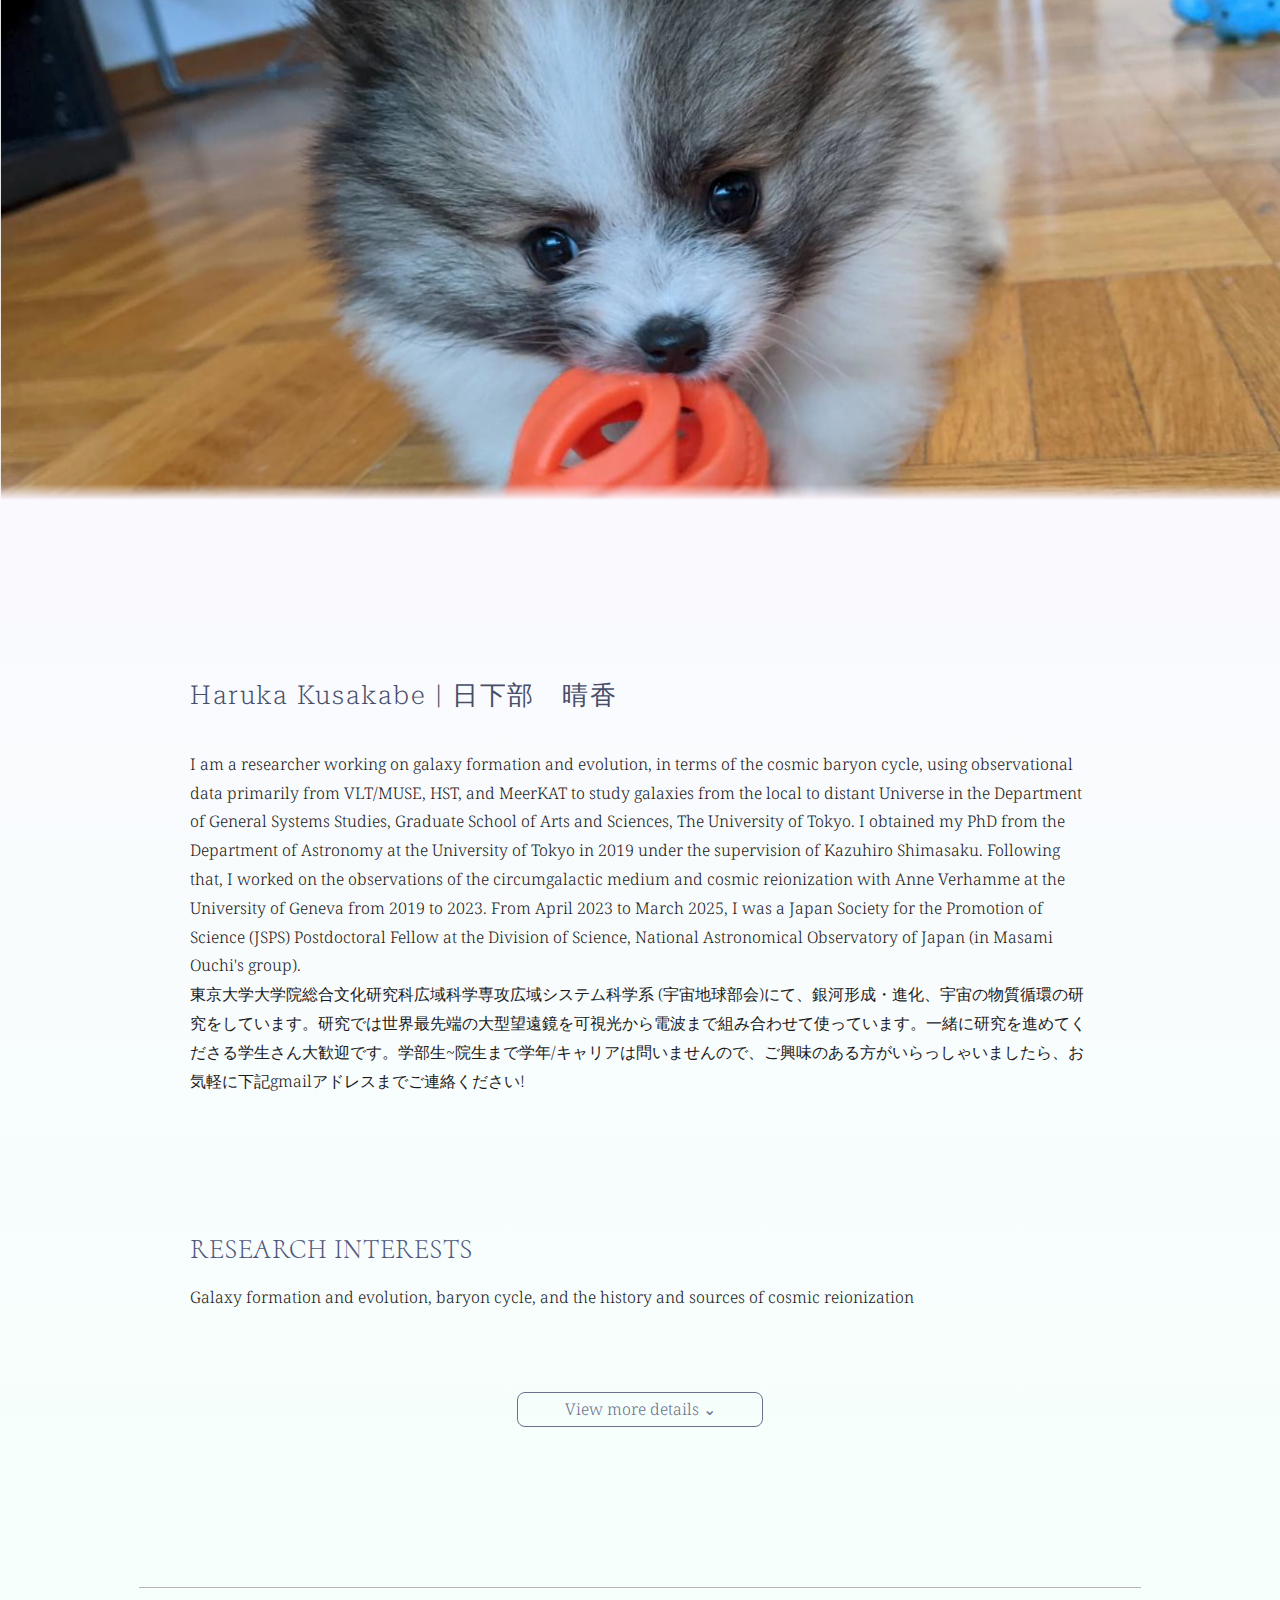
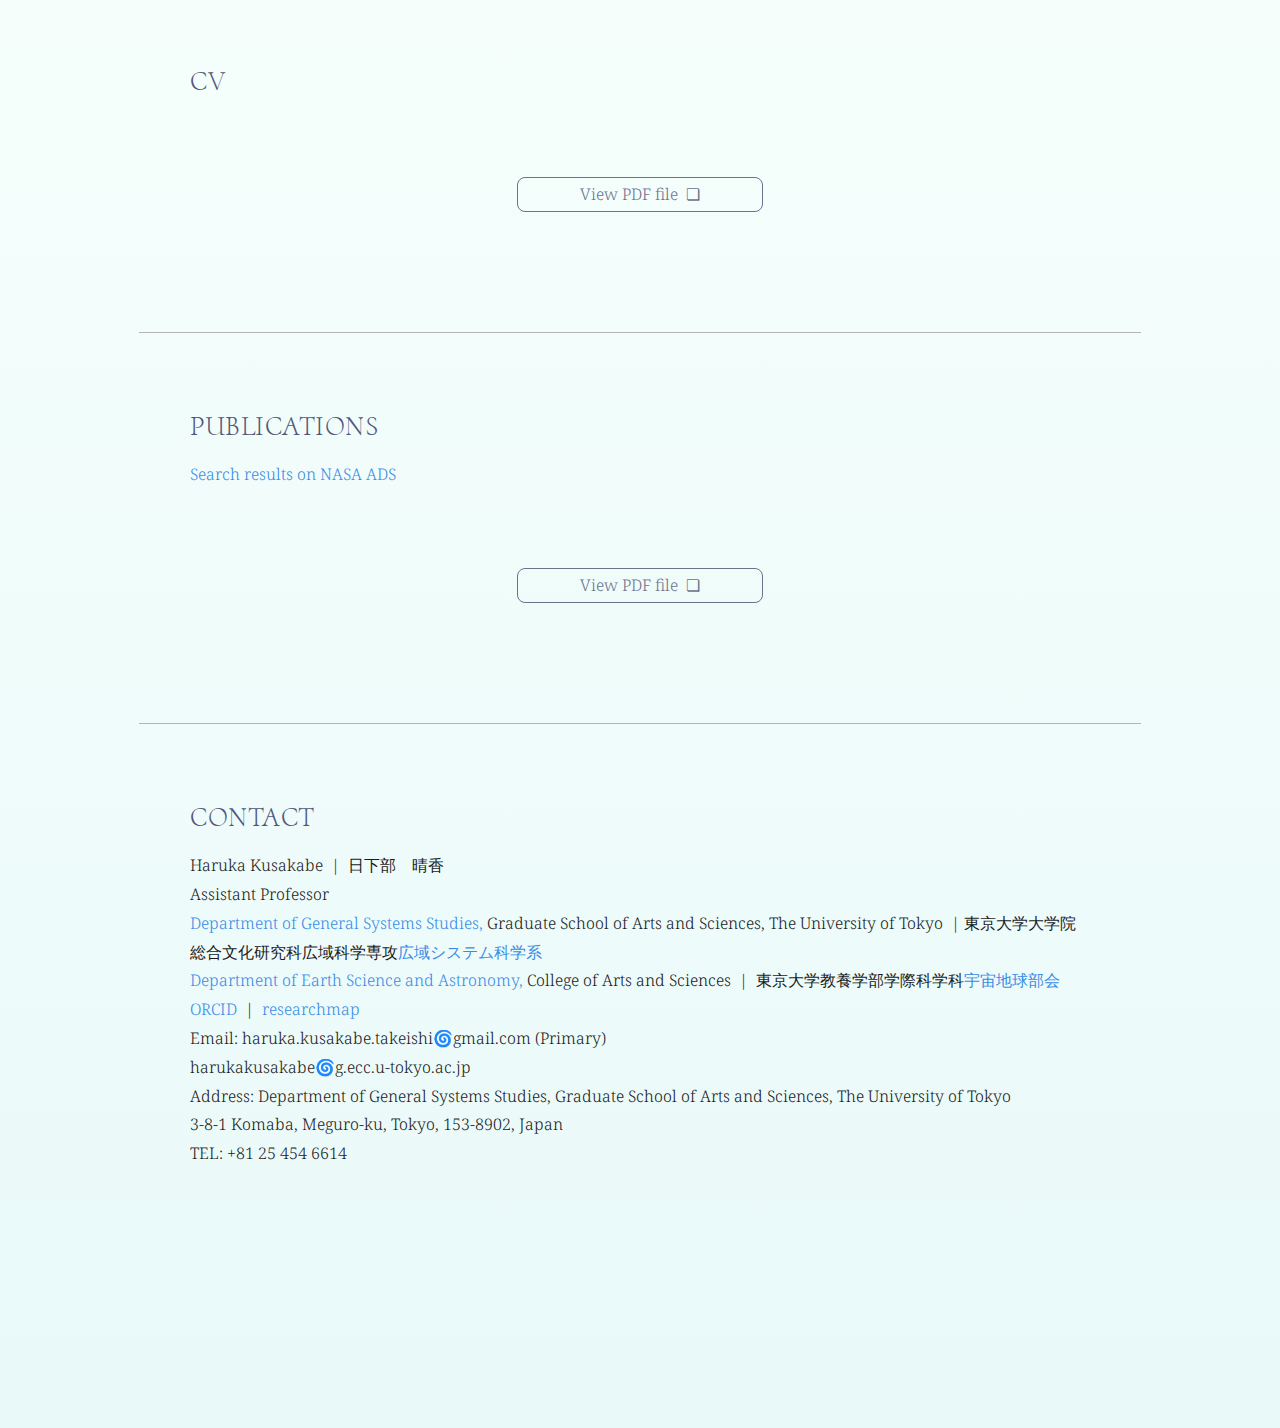
<file: index.html>
<!DOCTYPE html>
<html lang="en">
  <head>
    <meta charset="UTF-8">
    <title>Haruka Kusakabe&nbsp;|&nbsp;日下部晴香 </title>
    <meta name="author" content="Haruka Kusakabe"
    <link rel="preconnect" href="https://fonts.googleapis.com">
    <link rel="preconnect" href="https://fonts.gstatic.com" crossorigin>
    <link href="https://fonts.googleapis.com/css2?family=Cormorant+Upright:wght@300;400;500;600;700&family=Noto+Serif:ital,wght@0,100..900;1,100..900&display=swap" rel="stylesheet">
    <link href="https://fonts.googleapis.com/css2?family=Roboto+Serif:ital,opsz,wght@0,8..144,100..900;1,8..144,100..900&display=swap" rel="stylesheet">

    <link rel="stylesheet" type="text/css" href="./style.css">

  </head>

  <body>
    <div id="main">
      <div id="top_pic" style="background-image:url('./pics/013.png');">
	<div id="blur_pic"></div>
      </div>
      


    　<div class="wrapper">
	<div class="section">

	  <div id="name">
	    Haruka Kusakabe&nbsp;|&nbsp;日下部　晴香<br>
	  </div>
I am a researcher working on galaxy formation and evolution, in terms of the cosmic baryon cycle, using observational data primarily from VLT/MUSE, HST, and MeerKAT to study galaxies from the local to distant Universe in the Department of General Systems Studies, Graduate School of Arts and Sciences, The University of Tokyo. 
I obtained my PhD from the Department of Astronomy at the University of Tokyo in 2019 under the supervision of Kazuhiro Shimasaku. Following that, I worked on the observations of the circumgalactic medium and cosmic reionization with Anne Verhamme at the University of Geneva from 2019 to 2023. From April 2023 to March 2025, I was a Japan Society for the Promotion of Science (JSPS) Postdoctoral Fellow at the Division of Science, National Astronomical Observatory of Japan (in Masami Ouchi's group). <br>

東京大学大学院総合文化研究科広域科学専攻広域システム科学系 (宇宙地球部会)にて、銀河形成・進化、宇宙の物質循環の研究をしています。研究では世界最先端の大型望遠鏡を可視光から電波まで組み合わせて使っています。一緒に研究を進めてくださる学生さん大歓迎です。学部生~院生まで学年/キャリアは問いませんので、ご興味のある方がいらっしゃいましたら、お気軽に下記gmailアドレスまでご連絡ください! 
	</div>
    　</div>



      <div class="wrapper">
	<div class="section">

	  <h1>RESEARCH INTERESTS</h1>

	  <div>
	    Galaxy formation and evolution, baryon cycle, and the history and sources of cosmic reionization
	  </div>

<div class="detail-area">
	    <input id="toggle1" class="toggle" type="checkbox">
	    <label class="toggle-label" for="toggle1"></label>
	    <div class="toggle-content">
	      <div class="hidden-pdf">
		<embed src="./research.pdf#toolbar=1&navpanes=0&zoom=35" type="application/pdf">
	      </div>
	    </div>
	  </div>

	</div>
      </div>

      <hr>

      <div class="wrapper">
	<div class="section">

	  <h1>CV</h1>

	  <div class="detail-area">
	    <a href="./cv.pdf" target="_blank"><div class="pdflink">View PDF file&nbsp;&nbsp;&#x274F;</div></a>
	  </div>

	</div>
      </div>

      <hr>

      <div class="wrapper">
	<div class="section">

	  <h1>PUBLICATIONS</h1>

	  <div>
	    <a href="https://ui.adsabs.harvard.edu/search/q=((author%3A%22Kusakabe%2C%20Haruka%22)%20AND%20year%3A2015-2024)&sort=date%20desc%2C%20bibcode%20desc&p_=0" target="_blank">Search results on NASA ADS</a>
	  </div>

	  <div class="detail-area">
	    <a href="publication_list.pdf" target="_blank"><div class="pdflink">View PDF file&nbsp;&nbsp;&#x274F;</div></a>
	  </div>

	</div>
      </div>

      <hr>

      <div class="wrapper">
	<div class="section">
	  
	  <h1>CONTACT</h1>
	  <div>
	    Haruka Kusakabe&nbsp;&nbsp;|&nbsp;&nbsp;日下部　晴香<br>
	    Assistant Professor<br>
	    <a href="https://system.c.u-tokyo.ac.jp/p-graduate/guide.html" target="_blank">Department of General Systems Studies, </a>Graduate School of Arts and Sciences, The University of Tokyo &nbsp;|&nbsp;東京大学大学院総合文化研究科広域科学専攻<a href="https://system.c.u-tokyo.ac.jp/p-graduate/guide.html" target="_blank">広域システム科学系 </a><br>
	    <a href="https://ea.c.u-tokyo.ac.jp/home/" target="_blank">Department of Earth Science and Astronomy,</a> College of Arts and Sciences &nbsp;|&nbsp; 東京大学教養学部学際科学科<a href="https://ea.c.u-tokyo.ac.jp/home/" target="_blank">宇宙地球部会</a><br>
	    <a href="https://orcid.org/0000-0002-3801-434X" target="_blank">ORCID</a>&nbsp;&nbsp;|&nbsp;&nbsp;<a href="https://researchmap.jp/haruka_kusakabe" target="_blank">researchmap</a><br>
	    Email: haruka.kusakabe.takeishi&#x1f300;gmail.com (Primary)<br>
	    harukakusakabe&#x1f300;g.ecc.u-tokyo.ac.jp<br>
	    Address: Department of General Systems Studies, Graduate School of Arts and Sciences, The University of Tokyo<br>
	    3-8-1 Komaba, Meguro-ku, Tokyo, 153-8902, Japan<br>
	    TEL: +81 25 454 6614 <br>
	   
	    </div>
	</div>
      </div>

    </div>
  </body>
</html>
</file>
<file: style.css>
body {
    margin:0;
    padding:0;
    color: #1a1a1c;
    background-color: #474E68;
}

#main {
    background-image: linear-gradient(#FCF7FF 0%, #F6FFFC 50%, #E9F9F9 100%);
    padding-bottom:140px;
}

hr {
    width:1000px;
    margin:0 auto;
    padding:0;
    border:1px solid #B4B4B8;
    border-top:none;
}

a {
    color: #378CE7;
    text-decoration: none;
}

a:visited {
    color: #378CE7;
}

#top_pic {
    position: relative;
    display: block;
    height:500px;
    background-position:center;
    background-repeat: no-repeat;
    background-size: 100%;
}

#blur_pic{
    position: absolute;
    bottom: 0;
    display: block;
    height:16px;
    width: 100%;
    background-color:#FCF7FF;
    mask-image: linear-gradient(to top, rgba(252, 247, 255, 1), transparent);
}

#name{
    margin:160px 0 40px 0 ;
    color: #474E68;
    font-size: 26px;
    font-family: "Roboto Serif", serif;
    font-optical-sizing: auto;
    font-weight: 200;
    font-style: normal;
    letter-spacing: 0.06em;
}


.wrapper {
    margin: 80px 0 120px 0;
}

.section{
    width:900px;
    margin: 0 auto;
    font-family: "Noto Serif", serif;
    font-optical-sizing: auto;
    font-weight: 300;
    font-style: normal;
    line-height:1.8em;
}


h1 {
    color:#50577A;
    font-size: 1.7em;
    font-family: "Cormorant Upright", serif;
    font-optical-sizing: auto;
    font-weight: 300;
    font-style: normal;
    letter-spacing:0.02em;
}

div.detail-area{
    margin-top:80px;
    text-align:center;
}

.toggle{
    display: none;
}

.toggle-label{
    display: inline-block;
    width:240px;
    margin-bottom:40px;
    padding: 2px;
    border: 1px solid #6B728E;
    border-radius:8px;
    color:#6B728E;
}

.toggle-label::before {
    content: 'View more details \0020 \0020 \0020 \2304';
}

.toggle-label:hover{
    cursor: pointer;
    background-color:#E3F4F4;
    transition: background-color .1s linear;
}

.toggle:checked + .toggle-label::before {
    content: 'Close \0020 \0020 \2303';
}

.toggle-content{
    height: 0;
    opacity: 0;
    transition: .5s;
    visibility: hidden;
}

.toggle:checked + .toggle-label + .toggle-content{
    height:600px;
    opacity: 1;
    visibility: visible;
    border: 1px solidn #484C4F;
    border-radius:4px;
    box-shadow: 10px 10px 5px #CCC;
}

.hidden-pdf{
    width:100%;
    height:100%;
}

embed {
    width: 100%;
    height: 100%;
    margin: 0 auto;
    border-radius:4px;
}

.pdflink {
    display: inline-block;
    width:240px;
    margin: 0 auto;
    padding: 2px;
    border: 1px solid #6B728E;
    border-radius:8px;
    color:#6B728E;
}

.pdflink:hover {
    background-color:#E3F4F4;
    transition: background-color .1s linear;
}
</file>
